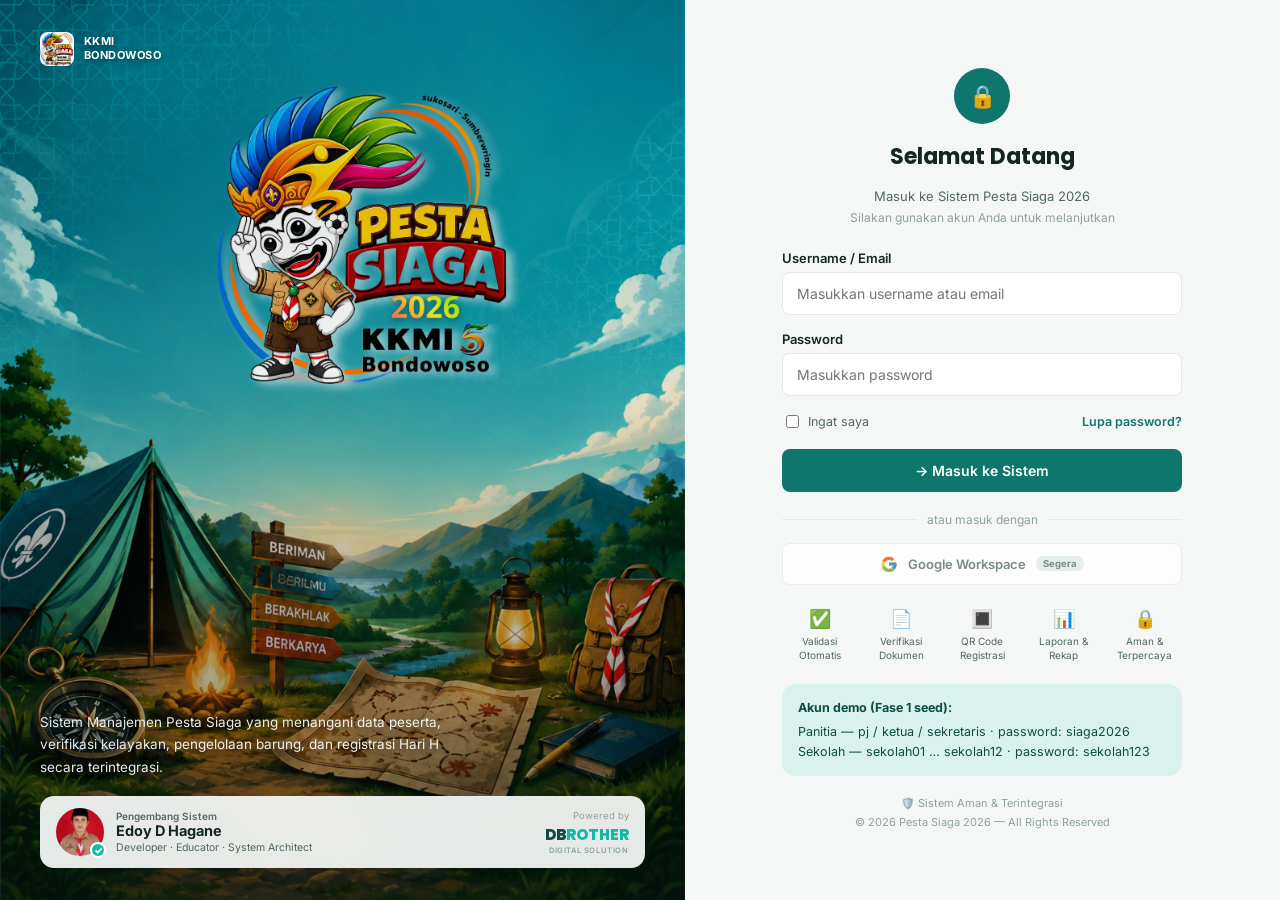
<file: index.html>
<!DOCTYPE html>
<html lang="id">
<head>
<meta charset="UTF-8">
<title>Pesta Siaga 2026 — Login</title>
<meta name="viewport" content="width=device-width, initial-scale=1.0">
<link rel="preconnect" href="https://fonts.googleapis.com">
<link href="https://fonts.googleapis.com/css2?family=Poppins:wght@600;700;800&family=Inter:wght@400;500;600;700&family=JetBrains+Mono:wght@600;700&display=swap" rel="stylesheet">
<link rel="stylesheet" href="css/style.css">
</head>
<body>

<div class="login-shell-v2">

  <div class="login-hero-v2">
    <div class="hero-top-v2">
      <img src="assets/logo.png" alt="Logo Pesta Siaga">
      <span>KKMI<br>BONDOWOSO</span>
    </div>

    <div class="hero-main-v2">
      <div class="hero-tagline-v2">Sistem Manajemen Pesta Siaga yang menangani data peserta, verifikasi kelayakan, pengelolaan barung, dan registrasi Hari H secara terintegrasi.</div>
    </div>

    <div class="dev-card-v2">
      <div class="dev-card-v2-left">
        <div class="dev-photo-wrap">
          <img src="assets/developer.png" alt="Edoy D Hagane">
          <span class="verified-badge">✓</span>
        </div>
        <div>
          <div class="dev-label">Pengembang Sistem</div>
          <div class="dev-name-v2">Edoy D Hagane</div>
          <div class="dev-role-v2">Developer · Educator · System Architect</div>
        </div>
      </div>
      <div class="dev-card-v2-right">
        <span class="powered-label">Powered by</span>
        <span class="dbrother-mark">DB<span>ROTHER</span><small>DIGITAL SOLUTION</small></span>
      </div>
    </div>
  </div>

  <div class="login-panel-v2">
    <div class="login-card-v2">

      <div class="lock-badge">🔒</div>
      <h2>Selamat Datang</h2>
      <p class="sub">Masuk ke Sistem Pesta Siaga 2026<br><span>Silakan gunakan akun Anda untuk melanjutkan</span></p>

      <div id="errorBox" class="error-box"></div>

      <form id="loginForm">
        <div class="field">
          <label for="username">Username / Email</label>
          <input id="username" type="text" autocomplete="username" required placeholder="Masukkan username atau email">
        </div>

        <div class="field">
          <label for="password">Password</label>
          <input id="password" type="password" autocomplete="current-password" required placeholder="Masukkan password">
        </div>

        <div class="row-between">
          <label class="remember-label"><input type="checkbox" id="remember"> Ingat saya</label>
          <a href="#" class="forgot-link" id="forgotLink">Lupa password?</a>
        </div>

        <button id="submitBtn" type="submit" class="btn-primary">→ Masuk ke Sistem</button>
      </form>

      <div class="divider-v2"><span>atau masuk dengan</span></div>

      <button class="btn-google" disabled title="Login Google Workspace memerlukan konfigurasi OAuth terpisah">
        <svg width="18" height="18" viewBox="0 0 48 48"><path fill="#FFC107" d="M43.6 20.5H42V20H24v8h11.3C33.7 32.9 29.3 36 24 36c-6.6 0-12-5.4-12-12s5.4-12 12-12c3.1 0 5.9 1.2 8 3.1l5.7-5.7C34.5 6.5 29.5 4.5 24 4.5 12.7 4.5 3.5 13.7 3.5 25S12.7 45.5 24 45.5S44.5 36.3 44.5 25c0-1.5-.2-3-.9-4.5z"/><path fill="#FF3D00" d="m6.3 14.7 6.6 4.8C14.6 15.9 18.9 13 24 13c3.1 0 5.9 1.2 8 3.1l5.7-5.7C34.5 6.5 29.5 4.5 24 4.5c-7.7 0-14.4 4.4-17.7 10.8z"/><path fill="#4CAF50" d="M24 45.5c5.4 0 10.3-1.9 14-5.1l-6.5-5.4c-2 1.4-4.6 2.2-7.5 2.2-5.3 0-9.7-3.6-11.3-8.5l-6.6 5.1C9.5 41 16.2 45.5 24 45.5z"/><path fill="#1976D2" d="M43.6 20.5H42V20H24v8h11.3c-.8 2.3-2.3 4.3-4.3 5.6l6.5 5.4C41.5 36.1 44.5 31 44.5 25c0-1.5-.2-3-.9-4.5z"/></svg>
        Google Workspace <small>Segera</small>
      </button>

      <div class="feature-icons-v2">
        <div><span>✅</span>Validasi<br>Otomatis</div>
        <div><span>📄</span>Verifikasi<br>Dokumen</div>
        <div><span>🔳</span>QR Code<br>Registrasi</div>
        <div><span>📊</span>Laporan &amp;<br>Rekap</div>
        <div><span>🔒</span>Aman &amp;<br>Terpercaya</div>
      </div>

      <div class="hint-box">
        <b>Akun demo (Fase 1 seed):</b>
        Panitia — pj / ketua / sekretaris · password: siaga2026<br>
        Sekolah — sekolah01 … sekolah12 · password: sekolah123
      </div>

      <div class="footer-trust">
        🛡️ Sistem Aman &amp; Terintegrasi<br>
        © 2026 Pesta Siaga 2026 — All Rights Reserved
      </div>
    </div>
  </div>

</div>

<script src="js/api.js"></script>
<script src="js/auth.js"></script>
</body>
</html>
</file>
<file: css/style.css>
/* =========================================================
   PESTA SIAGA 2026 — Design Tokens
   Palet diturunkan dari identitas logo & mockup: hijau tunas
   kelapa/pramuka sebagai warna inti, dengan aksen status
   verifikasi (kuning/oranye/merah/hijau) untuk data.
   ========================================================= */

:root {
  --forest-900: #0b3b34;
  --forest-800: #0f4c43;
  --teal-700: #0f766e;
  --teal-500: #14b8a6;
  --teal-100: #d9f2ee;

  --cream: #f4f7f6;
  --white: #ffffff;
  --ink-900: #14261f;
  --ink-600: #52685f;
  --ink-400: #8ea39a;
  --line: #e2ebe8;

  --amber: #f59e0b;
  --orange: #f97316;
  --red: #dc2626;
  --green: #22c55e;

  --font-display: 'Poppins', sans-serif;
  --font-body: 'Inter', sans-serif;
  --font-mono: 'JetBrains Mono', monospace;

  --radius-lg: 20px;
  --radius-md: 14px;
  --radius-sm: 8px;

  --shadow-card: 0 4px 24px rgba(15, 76, 67, 0.08);
  --shadow-pop: 0 12px 40px rgba(15, 76, 67, 0.16);
}

* { box-sizing: border-box; }

body {
  margin: 0;
  font-family: var(--font-body);
  color: var(--ink-900);
  background: var(--cream);
  -webkit-font-smoothing: antialiased;
}

h1, h2, h3, h4 { font-family: var(--font-display); margin: 0; }

a { color: inherit; text-decoration: none; }

button { font-family: var(--font-body); cursor: pointer; }

:focus-visible {
  outline: 3px solid var(--teal-500);
  outline-offset: 2px;
}

@media (prefers-reduced-motion: reduce) {
  *, *::before, *::after {
    animation-duration: 0.001ms !important;
    transition-duration: 0.001ms !important;
  }
}

/* =========================================================
   LOGIN PAGE
   ========================================================= */

.login-shell {
  min-height: 100vh;
  display: grid;
  grid-template-columns: 1.1fr 1fr;
}

@media (max-width: 900px) {
  .login-shell { grid-template-columns: 1fr; }
  .login-hero { min-height: 320px; }
}

.login-hero {
  position: relative;
  background:
    radial-gradient(circle at 15% 20%, rgba(20, 184, 166, 0.35), transparent 45%),
    radial-gradient(circle at 85% 80%, rgba(11, 59, 52, 0.6), transparent 50%),
    linear-gradient(155deg, var(--forest-900), var(--forest-800) 60%, var(--teal-700));
  color: var(--white);
  padding: 56px 56px 32px;
  display: flex;
  flex-direction: column;
  justify-content: space-between;
  overflow: hidden;
}

.login-hero::before {
  content: '';
  position: absolute;
  inset: 0;
  background-image:
    repeating-linear-gradient(115deg, rgba(255,255,255,0.035) 0 2px, transparent 2px 34px);
  pointer-events: none;
}

.hero-top { display: flex; align-items: center; gap: 14px; }

.hero-top img { width: 42px; height: 42px; border-radius: 10px; object-fit: cover; }

.hero-top span { font-size: 13px; letter-spacing: 0.08em; opacity: 0.75; text-transform: uppercase; }

.hero-main { display: flex; flex-direction: column; align-items: flex-start; gap: 20px; margin: auto 0; }

.hero-logo { width: min(260px, 60%); filter: drop-shadow(0 18px 30px rgba(0,0,0,0.35)); }

.hero-main h1 {
  font-size: clamp(32px, 4.5vw, 48px);
  line-height: 1.05;
  letter-spacing: -0.01em;
}

.hero-main p {
  max-width: 420px;
  font-size: 15px;
  line-height: 1.6;
  color: rgba(255,255,255,0.8);
}

.hero-features { display: flex; flex-wrap: wrap; gap: 10px; }

.hero-features span {
  font-size: 12px;
  padding: 7px 12px;
  border-radius: 999px;
  background: rgba(255,255,255,0.1);
  border: 1px solid rgba(255,255,255,0.18);
}

.dev-card {
  display: flex;
  align-items: center;
  gap: 12px;
  background: rgba(255,255,255,0.08);
  border: 1px solid rgba(255,255,255,0.16);
  border-radius: var(--radius-md);
  padding: 12px 16px;
  width: fit-content;
  backdrop-filter: blur(6px);
}

.dev-card img {
  width: 44px; height: 44px; border-radius: 50%;
  object-fit: cover; border: 2px solid rgba(255,255,255,0.5);
}

.dev-card .dev-name { font-weight: 600; font-size: 14px; }
.dev-card .dev-role { font-size: 12px; color: rgba(255,255,255,0.65); }

.login-panel {
  display: flex;
  align-items: center;
  justify-content: center;
  padding: 40px;
}

.login-card { width: 100%; max-width: 380px; }

.login-card h2 { font-size: 24px; margin-bottom: 6px; }
.login-card .sub { color: var(--ink-600); font-size: 14px; margin-bottom: 28px; }

.field { margin-bottom: 16px; }

.field label {
  display: block; font-size: 13px; font-weight: 600;
  margin-bottom: 6px; color: var(--ink-900);
}

.field input {
  width: 100%; padding: 12px 14px; font-size: 14px;
  border: 1.5px solid var(--line); border-radius: var(--radius-sm);
  font-family: var(--font-body); background: var(--white);
  transition: border-color 0.15s;
}

.field input:focus { border-color: var(--teal-500); }

.btn-primary {
  width: 100%; padding: 13px; border: none; border-radius: var(--radius-sm);
  background: var(--teal-700); color: var(--white); font-weight: 600;
  font-size: 14px; transition: background 0.15s, transform 0.1s;
}

.btn-primary:hover { background: var(--forest-800); }
.btn-primary:active { transform: scale(0.99); }
.btn-primary:disabled { opacity: 0.6; cursor: not-allowed; }

.error-box {
  background: #fef2f2; border: 1px solid #fecaca; color: var(--red);
  font-size: 13px; padding: 10px 12px; border-radius: var(--radius-sm);
  margin-bottom: 16px; display: none;
}

.error-box.show { display: block; }

.hint-box {
  margin-top: 22px; padding: 14px 16px; border-radius: var(--radius-md);
  background: var(--teal-100); font-size: 12.5px; color: var(--forest-800); line-height: 1.6;
}

.hint-box b { display: block; margin-bottom: 4px; }

/* =========================================================
   DASHBOARD SHELL
   ========================================================= */

.app-shell { display: grid; grid-template-columns: 260px 1fr; min-height: 100vh; }

@media (max-width: 960px) {

  .app-shell { display: block; }

  .sidebar {
    position: fixed; top: 0; left: 0; height: 100vh; width: 268px; max-width: 82vw;
    z-index: 300; transform: translateX(-100%); transition: transform 0.25s ease;
    box-shadow: 0 0 40px rgba(0,0,0,0.35);
  }

  .sidebar.open { transform: translateX(0); }

  .sidebar-backdrop {
    position: fixed; inset: 0; background: rgba(6,20,17,0.5); z-index: 290;
    display: none;
  }
  .sidebar-backdrop.show { display: block; }

  .main { padding: 16px 16px 60px; }

  .topbar { justify-content: flex-start; }

  .hamburger-btn { display: inline-flex !important; }
}

.hamburger-btn {
  display: none; align-items: center; justify-content: center;
  width: 38px; height: 38px; border-radius: var(--radius-sm);
  border: 1.5px solid var(--line); background: var(--white); font-size: 17px;
  flex-shrink: 0; margin-right: 4px;
}

.sidebar {
  background: linear-gradient(185deg, var(--forest-900), var(--forest-800));
  color: var(--white);
  display: flex; flex-direction: column;
  padding: 24px 18px;
  position: sticky; top: 0; height: 100vh;
}

.sidebar-brand { display: flex; align-items: center; gap: 10px; padding: 0 6px 22px; }
.sidebar-brand img { width: 38px; height: 38px; border-radius: 9px; }
.sidebar-brand div span { display: block; }
.sidebar-brand .name { font-family: var(--font-display); font-weight: 600; font-size: 14.5px; }
.sidebar-brand .tag { font-size: 11px; opacity: 0.6; }

.nav-group { margin-bottom: 18px; }
.nav-group-label {
  font-size: 10.5px; letter-spacing: 0.09em; text-transform: uppercase;
  opacity: 0.45; padding: 8px 12px 6px;
}

.nav-item {
  display: flex; align-items: center; gap: 10px;
  padding: 10px 12px; border-radius: var(--radius-sm);
  font-size: 13.5px; color: rgba(255,255,255,0.82);
  margin-bottom: 2px; transition: background 0.15s;
}

.nav-item:hover { background: rgba(255,255,255,0.07); }
.nav-item.active { background: var(--teal-700); color: var(--white); font-weight: 600; }

.sidebar-footer { margin-top: auto; }

.sidebar .dev-card { background: rgba(255,255,255,0.06); }

.main {
  padding: 26px 32px 60px;
  min-width: 0;
}

.topbar {
  display: flex; align-items: center; justify-content: space-between;
  margin-bottom: 24px; flex-wrap: wrap; gap: 14px;
}

.topbar h1 { font-size: 22px; }
.topbar .sub { color: var(--ink-600); font-size: 13.5px; margin-top: 2px; }

.topbar-right { display: flex; align-items: center; gap: 14px; }

.role-select {
  padding: 9px 14px; border-radius: var(--radius-sm); border: 1.5px solid var(--line);
  background: var(--white); font-size: 13px; font-weight: 500;
}

.avatar {
  width: 38px; height: 38px; border-radius: 50%;
  background: var(--teal-700); color: var(--white);
  display: flex; align-items: center; justify-content: center;
  font-weight: 700; font-size: 14px; font-family: var(--font-display);
}

.logout-btn {
  border: 1.5px solid var(--line); background: var(--white);
  padding: 9px 14px; border-radius: var(--radius-sm); font-size: 13px; font-weight: 600;
  color: var(--ink-600);
}
.logout-btn:hover { border-color: var(--red); color: var(--red); }

/* stat cards */
.stat-grid {
  display: grid; grid-template-columns: repeat(auto-fit, minmax(180px, 1fr));
  gap: 16px; margin-bottom: 22px;
}

.stat-card {
  background: var(--white); border-radius: var(--radius-md); padding: 18px;
  box-shadow: var(--shadow-card); border: 1px solid var(--line);
}

.stat-card .icon {
  width: 36px; height: 36px; border-radius: 10px;
  display: flex; align-items: center; justify-content: center;
  font-size: 16px; margin-bottom: 12px;
}

.stat-card .value { font-family: var(--font-mono); font-size: 26px; font-weight: 700; }
.stat-card .label { font-size: 12.5px; color: var(--ink-600); margin-top: 2px; }
.stat-card .delta { font-size: 11.5px; margin-top: 6px; font-weight: 600; }

/* content grid */
.content-grid {
  display: grid; grid-template-columns: 1.1fr 1fr; gap: 18px; margin-bottom: 18px;
}

@media (max-width: 1100px) { .content-grid { grid-template-columns: 1fr; } }

.panel {
  background: var(--white); border-radius: var(--radius-md);
  border: 1px solid var(--line); box-shadow: var(--shadow-card);
  padding: 20px;
}

.panel h3 { font-size: 15px; margin-bottom: 2px; }
.panel .panel-sub { font-size: 12.5px; color: var(--ink-600); margin-bottom: 16px; }

/* donut chart (signature element) */
.donut-wrap { display: flex; align-items: center; gap: 22px; flex-wrap: wrap; }

.donut-legend { display: flex; flex-direction: column; gap: 9px; font-size: 12.5px; flex: 1; min-width: 160px; }
.donut-legend .row { display: flex; align-items: center; justify-content: space-between; gap: 10px; }
.donut-legend .row .dot { width: 9px; height: 9px; border-radius: 50%; display: inline-block; margin-right: 7px; }
.donut-legend .row .left { display: flex; align-items: center; color: var(--ink-600); }
.donut-legend .row .val { font-family: var(--font-mono); font-weight: 700; }

/* progress list (sekolah) */
.progress-row { margin-bottom: 14px; }
.progress-row:last-child { margin-bottom: 0; }
.progress-row .top { display: flex; justify-content: space-between; font-size: 13px; margin-bottom: 6px; }
.progress-row .top .pct { font-family: var(--font-mono); color: var(--ink-600); }
.progress-track { height: 7px; border-radius: 99px; background: var(--line); overflow: hidden; }
.progress-fill { height: 100%; border-radius: 99px; background: var(--teal-500); transition: width 0.6s ease; }

/* need-action list */
.action-item {
  display: flex; align-items: center; justify-content: space-between;
  padding: 11px 4px; border-bottom: 1px solid var(--line); font-size: 13px;
}
.action-item:last-child { border-bottom: none; }
.action-item .who { font-weight: 600; }
.action-item .meta { font-size: 11.5px; color: var(--ink-600); margin-top: 2px; }

.badge {
  font-size: 11px; font-weight: 700; padding: 4px 9px; border-radius: 999px;
  white-space: nowrap;
}

.empty-note { text-align: center; color: var(--ink-400); font-size: 13px; padding: 24px 0; }

.loading-note { text-align: center; color: var(--ink-400); font-size: 13px; padding: 24px 0; }

/* =========================================================
   FASE 5 — Form, Tabel, Modal, Tab
   ========================================================= */

.tabs { display: flex; gap: 4px; border-bottom: 1.5px solid var(--line); margin-bottom: 20px; flex-wrap: wrap; }

.tab-btn {
  padding: 10px 16px; font-size: 13.5px; font-weight: 600; color: var(--ink-600);
  border: none; background: none; border-bottom: 2.5px solid transparent; margin-bottom: -1.5px;
}
.tab-btn.active { color: var(--teal-700); border-bottom-color: var(--teal-700); }

.tab-panel { display: none; }
.tab-panel.active { display: block; }

.card-row { display: flex; justify-content: space-between; align-items: center; margin-bottom: 18px; flex-wrap: wrap; gap: 10px; }
.card-row h2 { font-size: 19px; }
.card-row .sub { font-size: 13px; color: var(--ink-600); margin-top: 2px; }

.btn-secondary {
  padding: 10px 16px; border-radius: var(--radius-sm); border: 1.5px solid var(--teal-700);
  background: var(--white); color: var(--teal-700); font-weight: 600; font-size: 13px;
}
.btn-secondary:hover { background: var(--teal-100); }

.btn-sm { padding: 6px 11px; font-size: 12px; border-radius: 7px; }
.btn-danger-outline { border-color: var(--red); color: var(--red); background: var(--white); }
.btn-danger-outline:hover { background: #fef2f2; }

.form-grid { display: grid; grid-template-columns: 1fr 1fr; gap: 14px 16px; }
.form-grid.single { grid-template-columns: 1fr; }
@media (max-width: 640px) { .form-grid { grid-template-columns: 1fr; } }

.form-grid .field-full { grid-column: 1 / -1; }

.form-grid label { display: block; font-size: 12.5px; font-weight: 600; margin-bottom: 6px; }

.form-grid input, .form-grid select {
  width: 100%; padding: 10px 12px; font-size: 13.5px; border: 1.5px solid var(--line);
  border-radius: var(--radius-sm); font-family: var(--font-body); background: var(--white);
}
.form-grid input:focus, .form-grid select:focus { border-color: var(--teal-500); }

.usia-preview { font-size: 12.5px; margin-top: 6px; padding: 8px 10px; border-radius: 8px; }
.usia-preview.ok { background: #dcfce7; color: #15803d; }
.usia-preview.bad { background: #fee2e2; color: #b91c1c; }

table.data-table { width: 100%; border-collapse: collapse; font-size: 13px; }
.data-table th {
  text-align: left; font-size: 11.5px; text-transform: uppercase; letter-spacing: 0.04em;
  color: var(--ink-400); padding: 10px 12px; border-bottom: 1.5px solid var(--line);
}
.data-table td { padding: 12px; border-bottom: 1px solid var(--line); vertical-align: middle; }
.data-table tr:last-child td { border-bottom: none; }
.data-table .row-actions { display: flex; gap: 6px; flex-wrap: wrap; }

.pill { display: inline-flex; align-items: center; gap: 6px; padding: 5px 10px; border-radius: 999px; font-size: 11.5px; font-weight: 700; }

.pendamping-grid { display: grid; grid-template-columns: repeat(auto-fit, minmax(220px, 1fr)); gap: 14px; }
.pendamping-card { border: 1.5px solid var(--line); border-radius: var(--radius-md); padding: 16px; }
.pendamping-card .role-tag { font-size: 11px; font-weight: 700; color: var(--teal-700); text-transform: uppercase; letter-spacing: 0.05em; }
.pendamping-card .name { font-size: 15px; font-weight: 700; margin: 6px 0 2px; }
.pendamping-card .phone { font-size: 12.5px; color: var(--ink-600); }
.pendamping-card .empty { color: var(--ink-400); font-size: 13px; font-style: italic; }

.modal-overlay {
  position: fixed; inset: 0; background: rgba(11, 59, 52, 0.45);
  display: flex; align-items: center; justify-content: center; padding: 20px; z-index: 100;
}
.modal-box {
  background: var(--white); border-radius: var(--radius-lg); padding: 26px;
  width: 100%; max-width: 540px; max-height: 88vh; overflow-y: auto; box-shadow: var(--shadow-pop);
}
.modal-box h3 { font-size: 18px; margin-bottom: 18px; }
.modal-actions { display: flex; justify-content: flex-end; gap: 10px; margin-top: 22px; }

.doc-list { display: flex; flex-direction: column; gap: 10px; margin-top: 6px; }
.doc-item { display: flex; align-items: center; justify-content: space-between; padding: 10px 12px; border: 1px solid var(--line); border-radius: var(--radius-sm); font-size: 12.5px; }

.file-drop {
  border: 1.5px dashed var(--line); border-radius: var(--radius-sm); padding: 18px;
  text-align: center; font-size: 12.5px; color: var(--ink-600); cursor: pointer;
}
.file-drop:hover { border-color: var(--teal-500); }

.toast {
  position: fixed; bottom: 24px; right: 24px; background: var(--forest-900); color: var(--white);
  padding: 13px 18px; border-radius: var(--radius-sm); font-size: 13px; box-shadow: var(--shadow-pop);
  z-index: 200; max-width: 320px;
}
.toast.error { background: var(--red); }

.filter-bar { display: flex; gap: 8px; flex-wrap: wrap; margin-bottom: 16px; }
.filter-chip {
  padding: 7px 13px; border-radius: 999px; font-size: 12.5px; font-weight: 600;
  border: 1.5px solid var(--line); background: var(--white); color: var(--ink-600);
}
.filter-chip.active { background: var(--forest-800); border-color: var(--forest-800); color: var(--white); }

/* =========================================================
   CROPPER FOTO — geser & zoom sebelum upload
   ========================================================= */

.cropper-frame {
  width: 225px; height: 300px; max-width: 100%; border-radius: 10px;
  overflow: hidden; position: relative; margin: 0 auto; background: #0b1a17;
  touch-action: none; cursor: grab; border: 2px solid var(--teal-500);
}
.cropper-frame:active { cursor: grabbing; }
.cropper-frame img {
  position: absolute; top: 50%; left: 50%; user-select: none;
  -webkit-user-drag: none; pointer-events: none; max-width: none;
}
.cropper-controls { display: flex; align-items: center; gap: 12px; margin: 14px 0 4px; }
.cropper-controls input[type="range"] { flex: 1; accent-color: var(--teal-700); }
.cropper-hint { font-size: 12px; color: var(--ink-600); margin-bottom: 12px; line-height: 1.5; }

/* =========================================================
   LOGIN v2 — background ilustrasi asli, kartu melayang
   ========================================================= */

.login-shell-v2 {
  min-height: 100vh;
  display: grid;
  grid-template-columns: 1.15fr 1fr;
  background: var(--forest-900);
}

@media (max-width: 960px) {
  .login-shell-v2 { grid-template-columns: 1fr; }
  .login-hero-v2 { min-height: 420px; }
}

.login-hero-v2 {
  position: relative;
  background-image:
    linear-gradient(180deg, rgba(6,20,17,0.15) 0%, rgba(6,20,17,0.05) 40%, rgba(6,20,17,0.55) 100%),
    url('../assets/hero-bg.jpg');
  background-size: cover;
  background-position: center;
  padding: 32px 40px;
  display: flex;
  flex-direction: column;
  justify-content: space-between;
  color: var(--white);
}

.hero-top-v2 { display: flex; align-items: center; gap: 10px; }
.hero-top-v2 img { width: 34px; height: 34px; border-radius: 8px; object-fit: cover; }
.hero-top-v2 span { font-size: 11px; font-weight: 700; letter-spacing: 0.04em; line-height: 1.25; text-shadow: 0 2px 6px rgba(0,0,0,0.5); }

.hero-main-v2 { margin-top: auto; margin-bottom: 18px; }
.hero-tagline-v2 {
  max-width: 420px; font-size: 13.5px; line-height: 1.65;
  color: rgba(255,255,255,0.92); text-shadow: 0 2px 10px rgba(0,0,0,0.55);
}

.dev-card-v2 {
  display: flex; align-items: center; justify-content: space-between; gap: 14px;
  background: rgba(244, 247, 246, 0.94);
  border-radius: var(--radius-md);
  padding: 12px 16px;
  backdrop-filter: blur(8px);
}

.dev-card-v2-left { display: flex; align-items: center; gap: 12px; }

.dev-photo-wrap { position: relative; flex-shrink: 0; }
.dev-photo-wrap img { width: 48px; height: 48px; border-radius: 50%; object-fit: cover; display: block; }
.verified-badge {
  position: absolute; bottom: -2px; right: -2px; width: 16px; height: 16px; border-radius: 50%;
  background: var(--teal-500); color: var(--white); font-size: 10px; font-weight: 900;
  display: flex; align-items: center; justify-content: center; border: 2px solid var(--white);
}

.dev-label { font-size: 10px; color: var(--ink-600); font-weight: 600; }
.dev-name-v2 { font-size: 14.5px; font-weight: 700; color: var(--ink-900); line-height: 1.3; }
.dev-role-v2 { font-size: 10.5px; color: var(--ink-600); }

.dev-card-v2-right { display: flex; flex-direction: column; align-items: flex-end; flex-shrink: 0; }
.powered-label { font-size: 9.5px; color: var(--ink-400); margin-bottom: 2px; }
.dbrother-mark { font-family: var(--font-display); font-weight: 800; font-size: 15px; color: var(--forest-800); }
.dbrother-mark span { color: var(--teal-500); }
.dbrother-mark small { display: block; font-family: var(--font-body); font-weight: 600; font-size: 7.5px; letter-spacing: 0.08em; color: var(--ink-400); text-align: right; }

.login-panel-v2 {
  display: flex; align-items: center; justify-content: center; padding: 36px; background: var(--cream);
}

.login-card-v2 { width: 100%; max-width: 400px; }

.lock-badge {
  width: 56px; height: 56px; border-radius: 50%; background: var(--teal-700);
  display: flex; align-items: center; justify-content: center; font-size: 22px;
  margin: 0 auto 16px; color: var(--white);
}

.login-card-v2 h2 { text-align: center; font-size: 22px; margin-bottom: 8px; }
.login-card-v2 .sub { text-align: center; color: var(--ink-600); font-size: 13px; margin-bottom: 22px; line-height: 1.6; }
.login-card-v2 .sub span { font-size: 12px; color: var(--ink-400); }

.row-between { display: flex; align-items: center; justify-content: space-between; margin-bottom: 18px; font-size: 12.5px; }
.remember-label { display: flex; align-items: center; gap: 6px; color: var(--ink-600); }
.forgot-link { color: var(--teal-700); font-weight: 600; }

.divider-v2 { display: flex; align-items: center; gap: 10px; margin: 20px 0 16px; font-size: 12px; color: var(--ink-400); }
.divider-v2::before, .divider-v2::after { content: ''; flex: 1; height: 1px; background: var(--line); }

.btn-google {
  width: 100%; padding: 11px; border-radius: var(--radius-sm); border: 1.5px solid var(--line);
  background: var(--white); font-size: 13px; font-weight: 600; color: var(--ink-600);
  display: flex; align-items: center; justify-content: center; gap: 10px; cursor: not-allowed; opacity: 0.75;
}
.btn-google small { background: var(--line); padding: 2px 7px; border-radius: 999px; font-weight: 700; font-size: 9.5px; }

.feature-icons-v2 {
  display: grid; grid-template-columns: repeat(5, 1fr); gap: 6px; margin: 22px 0 4px; text-align: center;
}
.feature-icons-v2 div { font-size: 10px; color: var(--ink-600); line-height: 1.35; }
.feature-icons-v2 span { display: block; font-size: 18px; margin-bottom: 4px; }

.footer-trust { text-align: center; font-size: 11px; color: var(--ink-400); margin-top: 18px; line-height: 1.7; }
</file>
